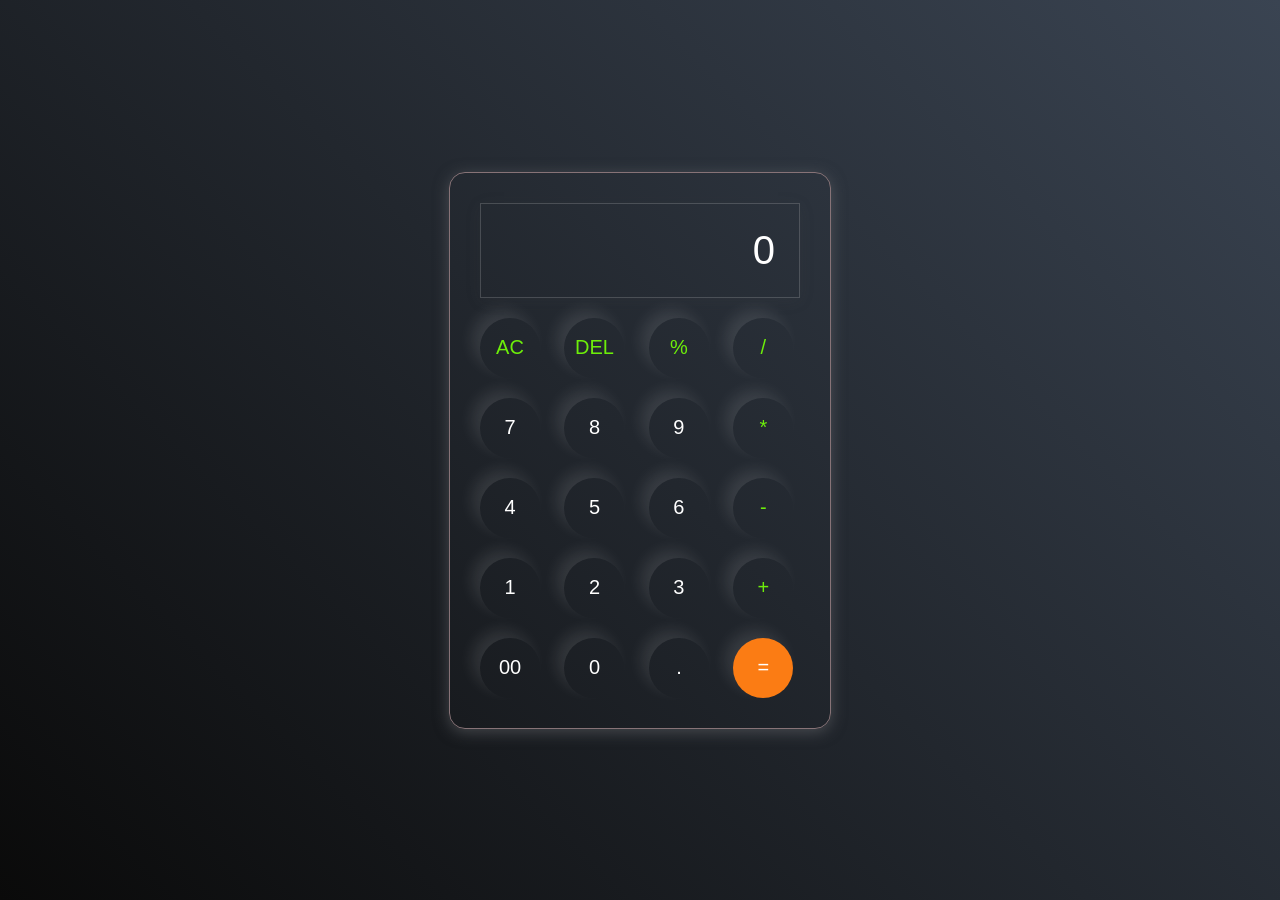
<file: Calculator/index.html>
<!DOCTYPE html>
<html lang="en">
<head>
    <meta charset="UTF-8">
    <meta name="viewport" content="width=device-width, initial-scale=1.0">
    <link rel="stylesheet" href="style.css">
    <title>Calculator</title>

</head>
<body>
    <div class="calculator">
        <input type="text" placeholder="0" id="inputBox">
        <div>
            <button class="operator">AC</button>
            <button class="operator">DEL</button>
            <button class="operator">%</button>
            <button class="operator">/</button>
            
        </div>
        <div>
            <button>7</button>
            <button>8</button>
            <button>9</button>
            <button class="operator">*</button>
            
        </div>
        <div>
            <button>4</button>
            <button>5</button>
            <button>6</button>
            <button class="operator">-</button>
            
        </div>
        <div>
            <button>1</button>
            <button>2</button>
            <button>3</button>
            <button class="operator">+</button>
            
        </div>
        <div>
            <button>00</button>
            <button>0</button>
            <button>.</button>
            <button class="equalBtn">=</button>
            
        </div>
    </div>

    <script src="script.js"></script>
</body>
</html>
</file>
<file: Calculator/style.css>
*{
    margin: 0;
    padding: 0;
    box-sizing: border-box;
    font-family: Verdana, Geneva, Tahoma, sans-serif;
}


body{
    width: 100%;
    height: 100vh;
    display: flex;
    justify-content: center;
    align-items: center;
    background: linear-gradient(45deg, #0a0a0a, #3a4452);
}

.calculator{
    border: 1px solid #877377;
    padding: 20px;
    border-radius: 16px;
    background-color: transparent;
    box-shadow: 0px 3px 15px rgba(113, 115,119, 0.5);
}

input{
    width: 320px;
    border: 0.5px solid rgba(223, 223, 223, 0.197);
    padding: 24px;
    margin: 10px;
    background: transparent;
    box-shadow: 0px 3px 15px rgba(84, 84, 84, 0.1);
    font-size: 40px;
    text-align: right;
    cursor: pointer;
    color: #ffffff;

}

input::placeholder{
    color: #ffffff;
}

button{
    border: none;
    width: 60px;
    height: 60px;
    margin: 10px;
    border-radius: 50%;
    background: transparent;
    color: #ffffff;
    font-size: 20px;
    box-shadow:-8px -8px 15px rgba(255, 255,255, 0.1);

}

.equalBtn{
    background-color: #fb7c14;
}

.operator{
    color: #6dee0a;
}
</file>
